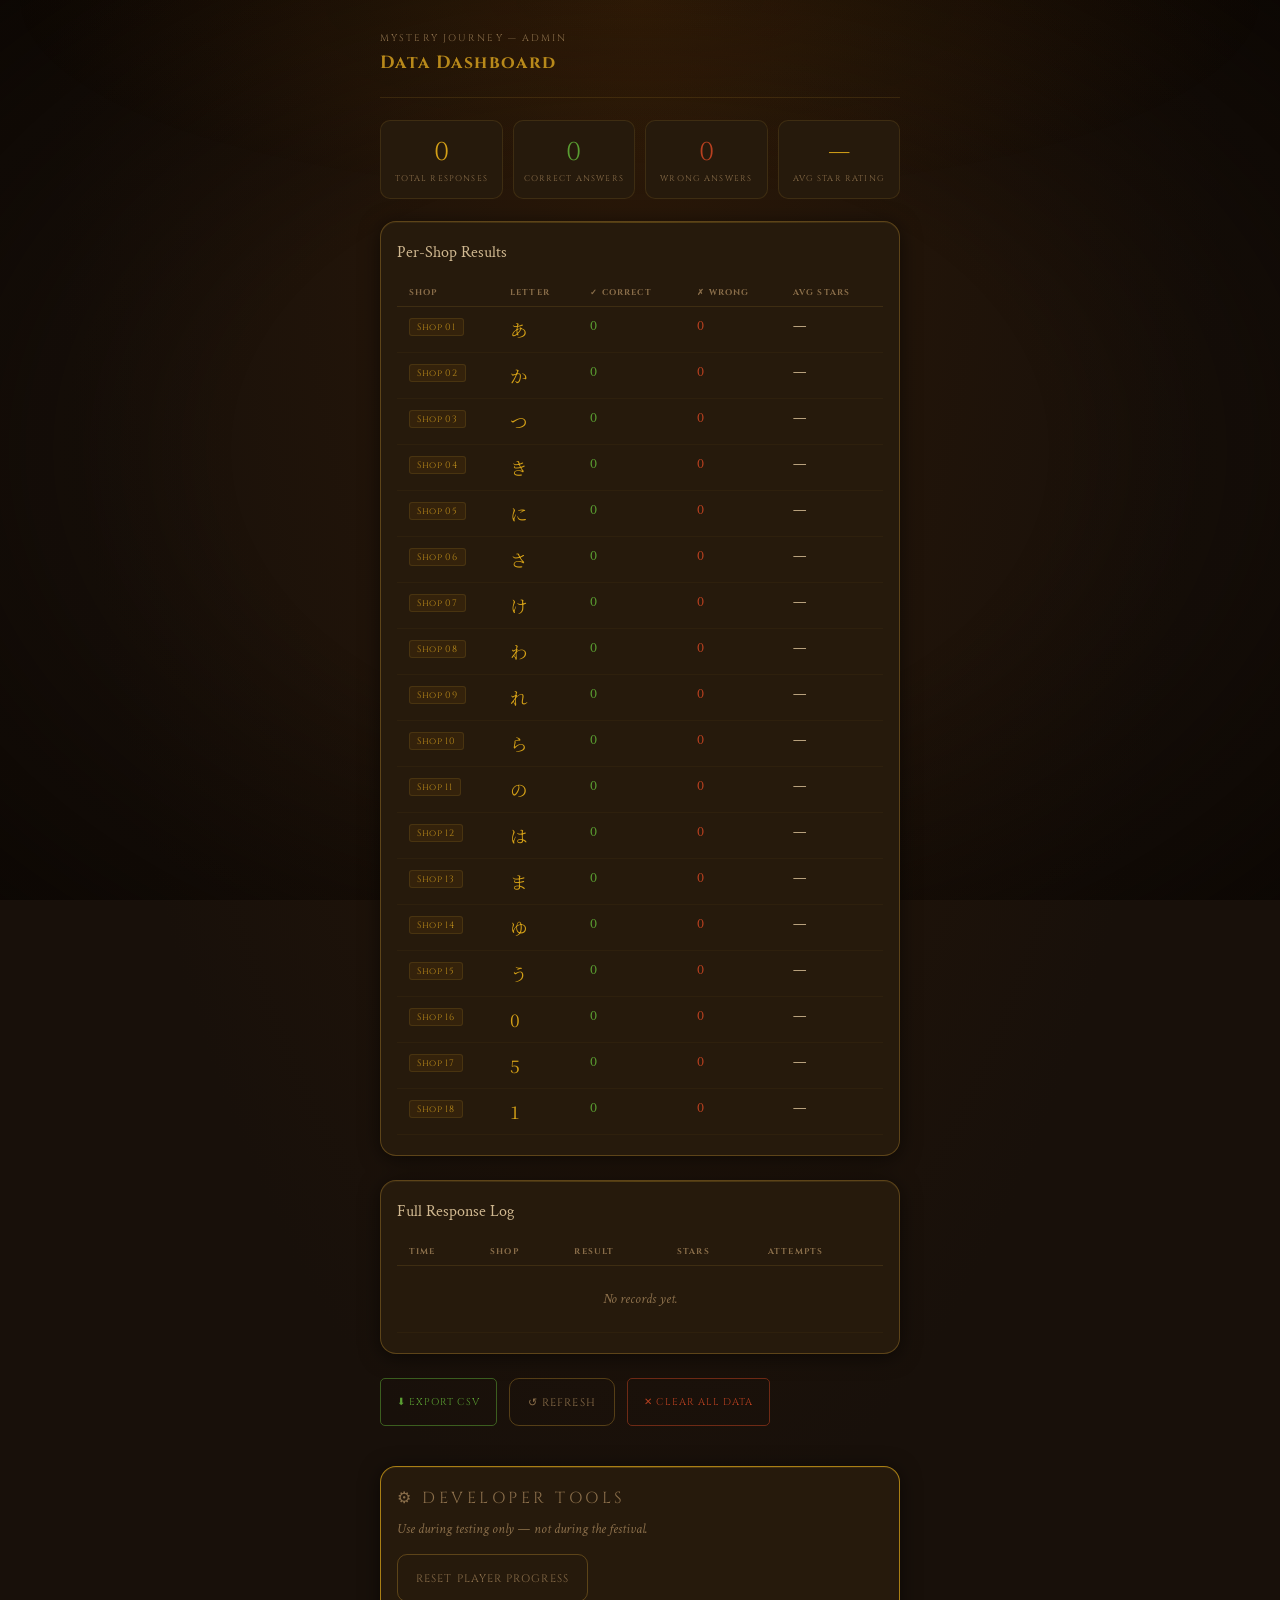
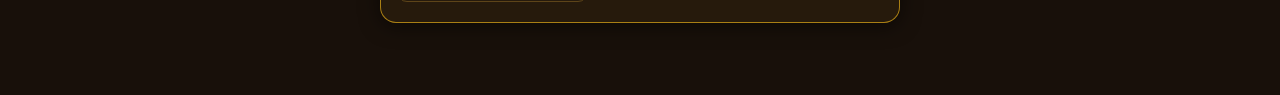
<file: admin.html>
<!DOCTYPE html>
<html lang="en">
<head>
  <meta charset="UTF-8" />
  <meta name="viewport" content="width=device-width, initial-scale=1.0" />
  <title>Admin — Mystery Journey Data</title>
  <link rel="preconnect" href="https://fonts.googleapis.com" />
  <link rel="preconnect" href="https://fonts.gstatic.com" crossorigin />
  <link href="https://fonts.googleapis.com/css2?family=Cinzel:wght@400;600;700&family=Crimson+Text:ital,wght@0,400;0,600;1,400&family=Noto+Serif+JP:wght@400;700&display=swap" rel="stylesheet" />
  <link rel="stylesheet" href="style.css" />
</head>
<body>
  <div class="page-wrapper">
    <div class="container">

      <div class="admin-header">
        <p style="font-family:'Cinzel',serif; font-size:0.6rem; letter-spacing:0.22em; color:var(--text-muted); margin-bottom:6px; text-transform:uppercase;">Mystery Journey — Admin</p>
        <h1 class="admin-title">Data Dashboard</h1>
      </div>

      <div class="admin-stats-grid" id="stats-grid"></div>

      <div class="card" style="margin-bottom:24px;">
        <p class="letters-label" style="margin-bottom:16px;">Per-Shop Results</p>
        <div style="overflow-x:auto;">
          <table class="data-table">
            <thead>
              <tr>
                <th>Shop</th><th>Letter</th><th>✓ Correct</th><th>✗ Wrong</th><th>Avg Stars</th>
              </tr>
            </thead>
            <tbody id="shop-tbody"></tbody>
          </table>
        </div>
      </div>

      <div class="card" style="margin-bottom:24px;">
        <p class="letters-label" style="margin-bottom:16px;">Full Response Log</p>
        <div style="overflow-x:auto;">
          <table class="data-table">
            <thead>
              <tr>
                <th>Time</th><th>Shop</th><th>Result</th><th>Stars</th><th>Attempts</th>
              </tr>
            </thead>
            <tbody id="log-tbody"></tbody>
          </table>
        </div>
      </div>

      <div style="display:flex; gap:12px; flex-wrap:wrap; margin-bottom:40px;">
        <button class="export-btn" onclick="exportData()">⬇ Export CSV</button>
        <button class="btn-secondary" onclick="location.reload()">↺ Refresh</button>
        <button class="btn-danger" onclick="confirmClear()">✕ Clear All Data</button>
      </div>

      <div class="card" style="margin-bottom:24px; border-color:var(--border-bright);">
        <p class="rating-label" style="margin-bottom:8px;">⚙ Developer Tools</p>
        <p style="font-family:'Crimson Text',serif; font-style:italic; font-size:0.9rem; color:var(--text-muted); margin-bottom:14px; line-height:1.6;">
          Use during testing only — not during the festival.
        </p>
        <div style="display:flex; gap:10px; flex-wrap:wrap;">
          <button class="btn-secondary" onclick="resetPlayer()">Reset Player Progress</button>
        </div>
      </div>

    </div>
  </div>

  <script src="db.js"></script>
  <script>
    const SHOP_LETTERS = ["あ","か","つ","き","に","さ","け","わ","れ","ら","の","は","ま","ゆ","う","0","5","1"];

    function renderDashboard() {
      const { total, correct, avgStars, byShop } = QuizDB.getAdminStats();
      const results = QuizDB.getAllResults();

      document.getElementById('stats-grid').innerHTML = `
        <div class="stat-card"><div class="stat-value">${total}</div><div class="stat-label">Total Responses</div></div>
        <div class="stat-card"><div class="stat-value" style="color:var(--correct);">${correct}</div><div class="stat-label">Correct Answers</div></div>
        <div class="stat-card"><div class="stat-value" style="color:var(--wrong);">${total - correct}</div><div class="stat-label">Wrong Answers</div></div>
        <div class="stat-card"><div class="stat-value">${avgStars}</div><div class="stat-label">Avg Star Rating</div></div>
      `;

      const shopTbody = document.getElementById('shop-tbody');
      shopTbody.innerHTML = '';
      for (let i = 1; i <= 18; i++) {
        const data = byShop[i] || { correct: 0, wrong: 0, stars: [] };
        const shopAvg = data.stars.length
          ? (data.stars.reduce((a, b) => a + b, 0) / data.stars.length).toFixed(1)
          : '—';
        const tr = document.createElement('tr');
        tr.innerHTML = `
          <td><span class="shop-tag">Shop ${String(i).padStart(2,'0')}</span></td>
          <td style="color:var(--gold-bright); font-family:'Noto Serif JP',serif; font-size:1.1rem;">${SHOP_LETTERS[i-1]}</td>
          <td style="color:var(--correct);">${data.correct}</td>
          <td style="color:var(--wrong);">${data.wrong}</td>
          <td class="stars-display">${shopAvg !== '—' ? '★'.repeat(Math.round(parseFloat(shopAvg))) + ` (${shopAvg})` : '—'}</td>
        `;
        shopTbody.appendChild(tr);
      }

      const logTbody = document.getElementById('log-tbody');
      logTbody.innerHTML = '';
      if (!results.length) {
        logTbody.innerHTML = `<tr><td colspan="5" style="color:var(--text-muted); text-align:center; padding:24px; font-style:italic;">No records yet.</td></tr>`;
      } else {
        [...results].reverse().forEach(r => {
          const date = new Date(r.timestamp);
          const timeStr = date.toLocaleTimeString([], { hour: '2-digit', minute: '2-digit', second: '2-digit' });
          const dateStr = date.toLocaleDateString([], { month: 'short', day: 'numeric' });
          const stars = r.stars ? '★'.repeat(r.stars) : '—';
          const shopLabel = r.shopId === 0 ? 'OVERALL' : `Shop ${String(r.shopId).padStart(2,'0')}`;
          const tr = document.createElement('tr');
          tr.innerHTML = `
            <td style="white-space:nowrap;">${dateStr}<br><span style="color:var(--text-muted);font-size:0.75rem;">${timeStr}</span></td>
            <td><span class="shop-tag">${shopLabel}</span></td>
            <td style="color:${r.correct ? 'var(--correct)' : 'var(--wrong)'};">${r.correct ? '✓ Correct' : '✗ Wrong'}</td>
            <td class="stars-display">${stars}</td>
            <td>${r.attempts || 1}</td>
          `;
          logTbody.appendChild(tr);
        });
      }
    }

    function exportData() {
      const csv = QuizDB.exportCSV();
      const blob = new Blob([csv], { type: 'text/csv' });
      const url = URL.createObjectURL(blob);
      const a = document.createElement('a');
      a.href = url;
      a.download = `mystery-journey-results-${new Date().toISOString().slice(0,10)}.csv`;
      a.click();
      URL.revokeObjectURL(url);
    }

    function confirmClear() {
      if (confirm('Clear ALL recorded data? This cannot be undone.')) {
        QuizDB.clearAllResults();
        renderDashboard();
      }
    }

    function resetPlayer() {
      if (confirm('Reset all player progress?')) {
        QuizDB.resetPlayerState();
        alert('Player state reset.');
      }
    }

    renderDashboard();
  </script>
</body>
</html>
</file>
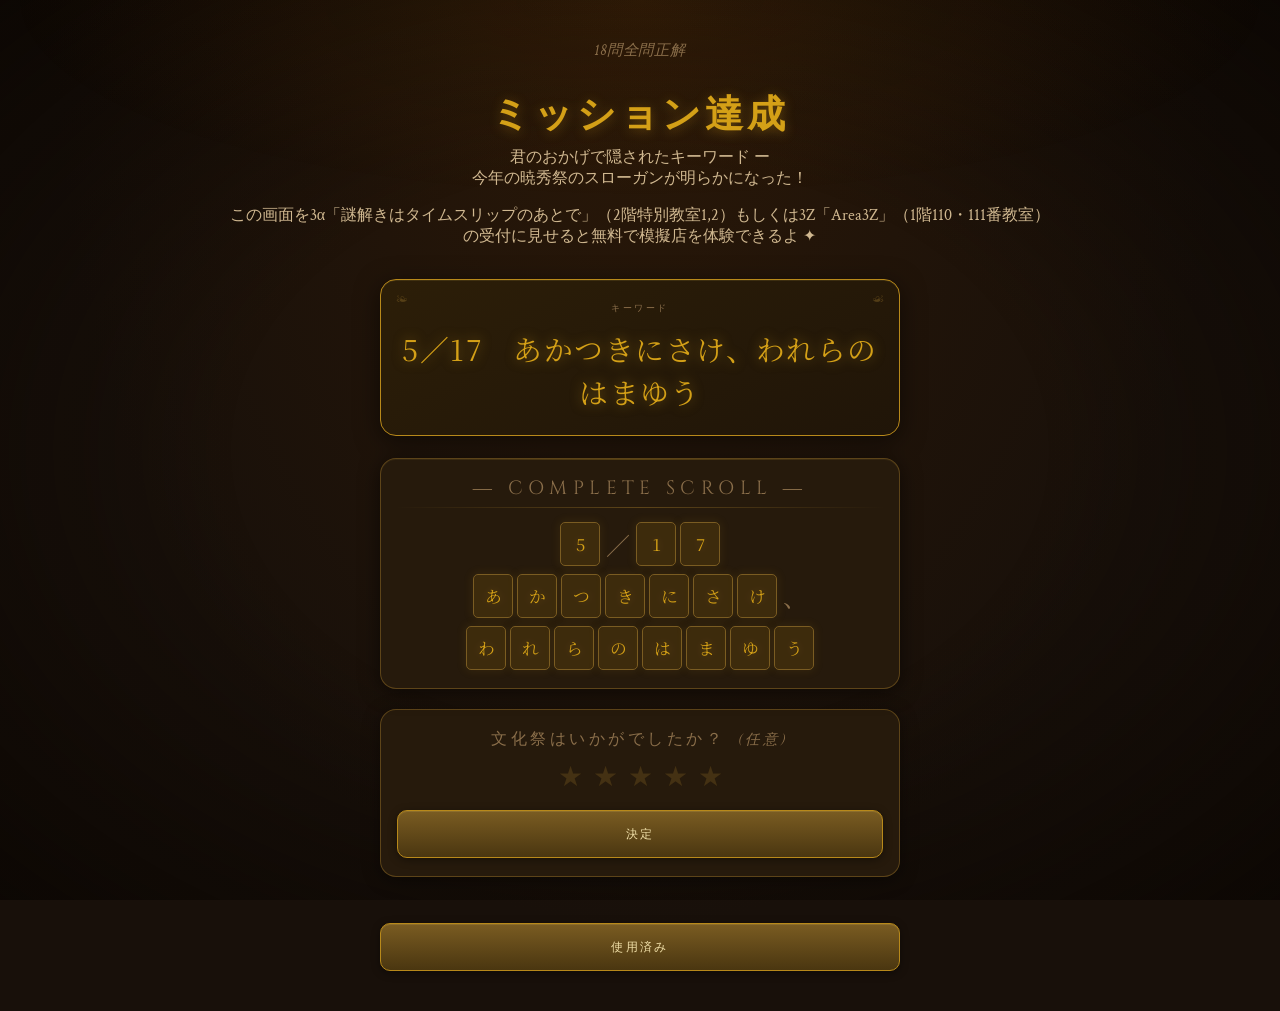
<file: completion.html>
<!DOCTYPE html>
<html lang="en">
<head>
  <meta charset="UTF-8" />
  <meta name="viewport" content="width=device-width, initial-scale=1.0, viewport-fit=cover" />
  <title>Mystery Journey — Quest Complete</title>
  <link rel="preconnect" href="https://fonts.googleapis.com" />
  <link rel="preconnect" href="https://fonts.gstatic.com" crossorigin />
  <link href="https://fonts.googleapis.com/css2?family=Cinzel:wght@400;600;700&family=Crimson+Text:ital,wght@0,400;0,600;1,400&family=Noto+Serif+JP:wght@400;700&display=swap" rel="stylesheet" />
  <link rel="stylesheet" href="style.css" />
</head>
<body>

  <div class="completion-wrapper">

    <p class="completion-subtitle">18問全問正解</p>
    <h1 class="completion-title">ミッション達成</h1>

    <p class="completion-instructions">
      君のおかげで隠されたキーワード ー<br>
      今年の暁秀祭のスローガンが明らかになった！<br>
    </p>
    <p class="completion-instructions" style="margin-top: 1rem; margin-bottom: 2rem;">
      この画面を3α「謎解きはタイムスリップのあとで」（2階特別教室1,2）もしくは3Z「Area3Z」（1階110・111番教室）<br>
      の受付に見せると無料で模擬店を体験できるよ ✦
    </p>

    <!-- Final answer scroll -->
    <div class="final-answer-box" style="max-width:var(--max-width); width:100%;">
      <div class="final-answer-label">キーワード</div>
      <div class="final-answer-text" id="final-answer-text">…</div>
    </div>

    <!-- Keyword box — all letters revealed -->
    <div class="keyword-box" style="max-width:var(--max-width); width:100%; margin-bottom:20px;">
      <div class="keyword-box-title">― Complete Scroll ―</div>
      <div id="letters-container"></div>
    </div>

    <!-- Overall rating -->
    <div class="completion-rating-box">
      <p class="rating-label" style="text-align:center; margin-bottom:10px;">
        文化祭はいかがでしたか？
        <span class="rating-optional">(任意)</span>
      </p>
      <div class="stars-row" style="justify-content:center;">
        <label class="star-label" data-value="1" for="cs1">★</label>
        <input class="star-input" type="radio" id="cs1" name="cstars" value="1" />
        <label class="star-label" data-value="2" for="cs2">★</label>
        <input class="star-input" type="radio" id="cs2" name="cstars" value="2" />
        <label class="star-label" data-value="3" for="cs3">★</label>
        <input class="star-input" type="radio" id="cs3" name="cstars" value="3" />
        <label class="star-label" data-value="4" for="cs4">★</label>
        <input class="star-input" type="radio" id="cs4" name="cstars" value="4" />
        <label class="star-label" data-value="5" for="cs5">★</label>
        <input class="star-input" type="radio" id="cs5" name="cstars" value="5" />
      </div>
      <button class="btn-primary" id="rate-btn" style="margin-top:14px;">決定</button>
      <p id="rating-saved" style="
        display:none;
        text-align:center;
        color:var(--correct);
        font-family:'Crimson Text',serif;
        font-style:italic;
        margin-top:10px;
        font-size:0.95rem;
      ">✦ ありがとございました！ ✦</p>
    </div>
    <!-- Proceed to thank-you — one-way door -->
    <div style="margin-top: 28px; width: 100%; max-width: var(--max-width);">
      <button class="btn-primary" onclick="confirmFinish()" style="max-width: var(--max-width);">
        使用済み
      </button>
    </div>
  </div>

  <script src="db.js"></script>
  <script>
    // ---- Guard -----------------------------------------------
    // If already proceeded to thank-you, block access entirely.   
    const state = QuizDB.getPlayerState();
    if (state.thanked) {
      document.body.innerHTML = `
        <div class="error-wrapper">
          <div class="error-icon">🔒</div>
          <div class="error-title" style="font-family:'Cinzel',serif; color:var(--wrong);">
            既に完了済みです
          </div>
          <div class="error-sub">
            この画面には再度アクセスできません。<br>ご参加ありがとうございました。✦
          </div>
        </div>
      `; 
      // Hard-block navigation too
      history.pushState(null, '', window.location.href);
      window.addEventListener('popstate', () => history.pushState(null, '', window.location.href));
      throw new Error('Access blocked'); // stop rest of script from running
    }
    
    // ---- Letter layout (same as app.js) -------------------
    const QUESTIONS_COMPLETION = [
      { shopId:1,  letter:'あ' }, { shopId:2,  letter:'か' },
      { shopId:3,  letter:'つ' }, { shopId:4,  letter:'き' },
      { shopId:5,  letter:'に' }, { shopId:6,  letter:'さ' },
      { shopId:7,  letter:'け' }, { shopId:8,  letter:'わ' },
      { shopId:9,  letter:'れ' }, { shopId:10, letter:'ら' },
      { shopId:11, letter:'の' }, { shopId:12, letter:'は' },
      { shopId:13, letter:'ま' }, { shopId:14, letter:'ゆ' },
      { shopId:15, letter:'う' }, { shopId:16, letter:'5'  },
      { shopId:17, letter:'1'  }, { shopId:18, letter:'7'  },
    ];

    const LETTER_ROWS = [
      { shopIds: [16, 17, 18], separatorAfter: 16, separator: '／' },
      { shopIds: [1, 2, 3, 4, 5, 6, 7],            trailingChar: '、' },
      { shopIds: [8, 9, 10, 11, 12, 13, 14, 15] },
    ];
      // Final answer: rows in reading order (first row last, etc.)
      // Spell it out: 5／17  あかつきにさけ、われらのはまゆう
      const answerStr = '5／17　あかつきにさけ、われらのはまゆう';
      document.getElementById('final-answer-text').textContent = answerStr;

      // Render keyword box — all unlocked
      renderKeywordBoxComplete();

      // Confetti
      launchConfetti();

      // Star rating
      document.querySelectorAll('.star-label').forEach(label => {
        label.addEventListener('touchstart', (e) => {
          e.preventDefault();
          const val = parseInt(label.dataset.value);
          document.getElementById(label.getAttribute('for')).checked = true;
          highlightStars(val);
        }, { passive: false });
        label.addEventListener('click', () => highlightStars(parseInt(label.dataset.value)));
      });

      document.getElementById('rate-btn').addEventListener('click', () => {
        const checked = document.querySelector('.star-input:checked');
        if (!checked) return;
        const stars = parseInt(checked.value);
        const s2 = QuizDB.getPlayerState();
        s2.completionRating = stars;
        QuizDB.savePlayerState(s2);
        QuizDB.saveResult({ shopId: 0, questionIndex: -1, correct: true, stars, attempts: 1 });
        document.getElementById('rating-saved').style.display = 'block';
        document.getElementById('rate-btn').disabled = true;
      });
    function confirmFinish() {
      const ok = confirm('この画面を閉じます。一度閉じると戻れません。よろしいですか？');
      if (ok) {
    // Set the flag HERE — only on explicit button press
        const s = QuizDB.getPlayerState();
        s.thanked = true;
        QuizDB.savePlayerState(s);
        window.location.replace('thankyou.html');
      }
    }
    function renderKeywordBoxComplete() {
      const container = document.getElementById('letters-container');
      container.innerHTML = '';

      LETTER_ROWS.forEach((rowDef, rowIdx) => {
        const rowEl = document.createElement('div');
        rowEl.className = 'letter-row';

        rowDef.shopIds.forEach((shopId, idx) => {
          const qData = QUESTIONS_COMPLETION.find(q => q.shopId === shopId);

          const tile = document.createElement('div');
          tile.className = 'letter-tile unlocked';
          tile.textContent = qData.letter;
          tile.title = `Shop ${shopId}`;
          // Stagger animation
          tile.style.animationDelay = `${(rowIdx * 8 + idx) * 0.07}s`;
          tile.classList.add('just-revealed');
          rowEl.appendChild(tile);

          if (rowDef.separatorAfter && shopId === rowDef.separatorAfter) {
            const sep = document.createElement('span');
            sep.className = 'row-separator';
            sep.textContent = rowDef.separator;
            rowEl.appendChild(sep);
          }
        });

        if (rowDef.trailingChar) {
          const trail = document.createElement('span');
          trail.className = 'row-trailing';
          trail.textContent = rowDef.trailingChar;
          rowEl.appendChild(trail);
        }

        container.appendChild(rowEl);
      });
    }

    function highlightStars(upTo) {
      document.querySelectorAll('.star-label').forEach(label => {
        label.classList.toggle('lit', parseInt(label.dataset.value) <= upTo);
      });
    }

    // Warm gold confetti
    function launchConfetti() {
      const colors = ['#d4a017','#b8891a','#f0dfa8','#7a5c22','#e8c87a','#fffbe6'];
      for (let i = 0; i < 65; i++) {
        const p = document.createElement('div');
        p.className = 'confetti-particle';
        p.style.left              = Math.random() * 100 + 'vw';
        p.style.top               = '-12px';
        p.style.background        = colors[Math.floor(Math.random() * colors.length)];
        p.style.animationDuration = (2.5 + Math.random() * 3) + 's';
        p.style.animationDelay    = (Math.random() * 2.2) + 's';
        p.style.width             = (5 + Math.random() * 7) + 'px';
        p.style.height            = (5 + Math.random() * 7) + 'px';
        document.body.appendChild(p);
        p.addEventListener('animationend', () => p.remove());
      }
    }

    // Block back navigation
    history.pushState(null, '', window.location.href);
    window.addEventListener('popstate', () => {
      history.pushState(null, '', window.location.href);
    });
  </script>
</body>
</html>
</file>
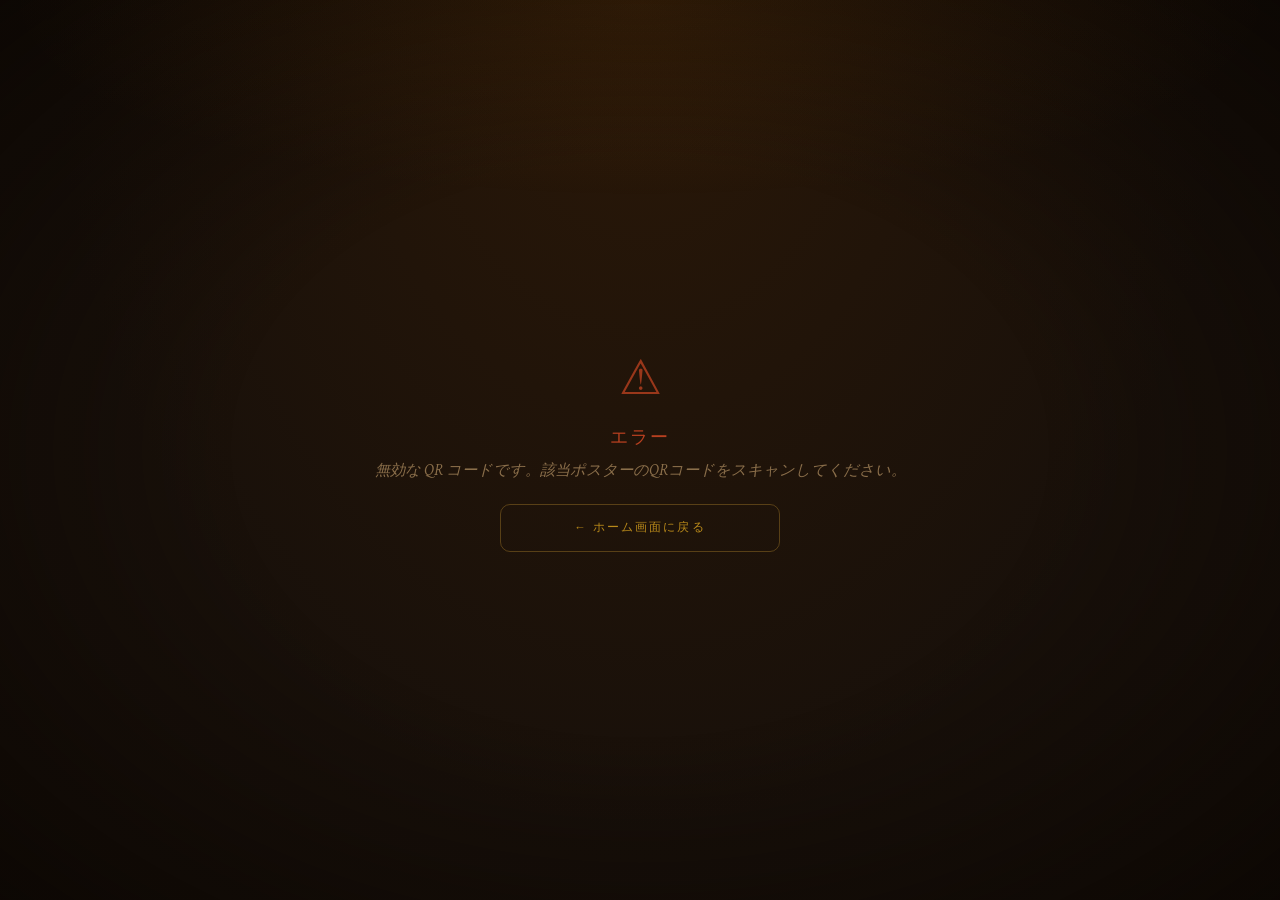
<file: quiz.html>
<!DOCTYPE html>
<html lang="en">
<head>
  <meta charset="UTF-8" />
  <meta name="viewport" content="width=device-width, initial-scale=1.0, viewport-fit=cover" />
  <title>Mystery Journey</title>
  <link rel="preconnect" href="https://fonts.googleapis.com" />
  <link rel="preconnect" href="https://fonts.gstatic.com" crossorigin />
  <link href="https://fonts.googleapis.com/css2?family=Cinzel:wght@400;600;700&family=Crimson+Text:ital,wght@0,400;0,600;1,400&family=Noto+Serif+JP:wght@400;700&display=swap" rel="stylesheet" />
  <link rel="stylesheet" href="style.css" />
</head>
<body>

  <div class="page-wrapper">
    <div class="container">

      <!-- Header -->
      <div class="app-header">
        <span class="app-logo">ミステリージャーニー</span>
        <span class="question-counter" id="question-num">0 / 18</span>
      </div>

      <!-- Progress bar -->
      <div class="progress-track">
        <div class="progress-fill" id="progress-fill" style="width: 0%;"></div>
      </div>

      <!-- Shop badge -->
      <div class="shop-badge">
        <span class="dot"></span>
        <span id="shop-badge-text">Question ??</span>
      </div>

      <!-- Question card -->
      <div class="card fade-in-up">

        <p class="question-label">― Question ―</p>
        <p class="question-text" id="question-text">Loading…</p>

        <!-- Choices — built by app.js -->
        <ul class="choices-list" id="choices-list"></ul>

        <!-- 1. Star rating BEFORE the confirm button -->
        <div class="rating-section" id="rating-section">
          <p class="rating-label">模擬店の満足度調査<span class="rating-optional">(任意)</span></p>
          <div class="stars-row">
            <label class="star-label" data-value="1" for="star1">★</label>
            <input class="star-input" type="radio" id="star1" name="stars" value="1" />
            <label class="star-label" data-value="2" for="star2">★</label>
            <input class="star-input" type="radio" id="star2" name="stars" value="2" />
            <label class="star-label" data-value="3" for="star3">★</label>
            <input class="star-input" type="radio" id="star3" name="stars" value="3" />
            <label class="star-label" data-value="4" for="star4">★</label>
            <input class="star-input" type="radio" id="star4" name="stars" value="4" />
            <label class="star-label" data-value="5" for="star5">★</label>
            <input class="star-input" type="radio" id="star5" name="stars" value="5" />
          </div>
        </div>

        <!-- 2. Confirm Answer button -->
        <button class="btn-primary" id="submit-btn" disabled style="margin-top: 6px;">
          決定
        </button>

        <!-- Result panel — shown after answer -->
        <div class="result-panel" id="result-panel"></div>

        <!-- Countdown bar — shown after answer -->
        <div id="countdown-wrap" style="display:none; margin-top:14px;">
          <p style="
            font-family:'Crimson Text',serif;
            font-style:italic;
            font-size:0.88rem;
            color:var(--text-muted);
            text-align:center;
            margin-bottom:6px;
          ">ホーム画面に戻るまで<span id="countdown-num">5</span>s…</p>
          <div style="
            width:100%;
            height:4px;
            background:rgba(90,60,18,0.35);
            border-radius:2px;
            overflow:hidden;
            border:1px solid var(--border-dim);
          ">
            <div id="countdown-bar" style="
              height:100%;
              width:100%;
              background:linear-gradient(90deg, var(--gold-dim), var(--gold-bright));
              border-radius:2px;
              transition:width 1s linear;
            "></div>
          </div>
          <!-- Manual early-return button -->
          <button class="btn-home" onclick="goHome()" style="margin-top:10px;">
            ← ホーム画面に戻る
          </button>
        </div>

      </div><!-- /card -->

      <div class="spacer"></div>

    </div>
  </div>

  <script src="db.js"></script>
  <script src="app.js"></script>
</body>
</html>
</file>
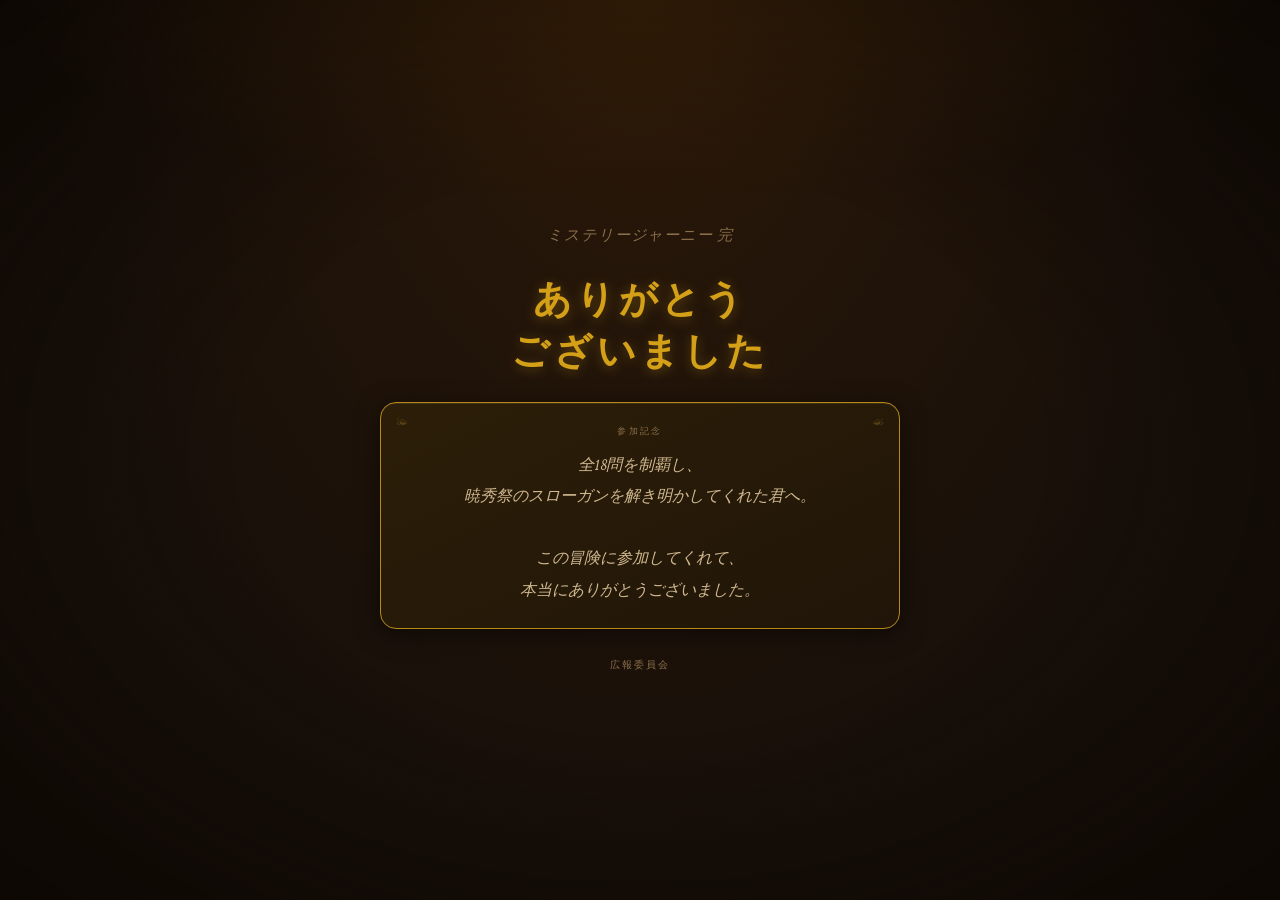
<file: thankyou.html>
<!DOCTYPE html>
<html lang="en">
<head>
  <meta charset="UTF-8" />
  <meta name="viewport" content="width=device-width, initial-scale=1.0, viewport-fit=cover" />
  <title>Mystery Journey — ありがとうございました</title>
  <link rel="preconnect" href="https://fonts.googleapis.com" />
  <link rel="preconnect" href="https://fonts.gstatic.com" crossorigin />
  <link href="https://fonts.googleapis.com/css2?family=Cinzel:wght@400;600;700&family=Crimson+Text:ital,wght@0,400;0,600;1,400&family=Noto+Serif+JP:wght@400;700&display=swap" rel="stylesheet" />
  <link rel="stylesheet" href="style.css" />
</head>
<body>

  <div class="completion-wrapper">

    <p class="completion-subtitle">ミステリージャーニー 完</p>
    <h1 class="completion-title" style="margin-bottom: 24px;">ありがとう<br>ございました</h1>

    <div class="final-answer-box" style="max-width: var(--max-width); width: 100%; margin-bottom: 28px;">
      <div class="final-answer-label">参加記念</div>
      <p style=" font-family: 'Crimson Text', serif; font-size: 1rem; color: var(--text-main);
        line-height: 1.95; font-style: italic; text-align: center; ">
        全18問を制覇し、<br>
        暁秀祭のスローガンを解き明かしてくれた君へ。<br><br>
        この冒険に参加してくれて、<br>
        本当にありがとうございました。
      </p>
    </div>

    <p style="
      font-family: 'Cinzel', serif;
      font-size: 0.6rem;
      letter-spacing: 0.22em;
      text-transform: uppercase;
      color: var(--text-muted);
      text-align: center;
      line-height: 1.9;
    ">
      広報委員会
    </p>

  </div>

  <script src="db.js"></script>
  <script>
    // Block all back navigation from this screen.
    history.pushState(null, '', window.location.href);
    window.addEventListener('popstate', () => {
      history.pushState(null, '', window.location.href);
    });
  </script>
</body>
</html>
</file>
<file: style.css>
/* ============================================================
   MYSTERY JOURNEY — MOBILE-FIRST PARCHMENT THEME
   style.css
   ============================================================
   TABLE OF CONTENTS:
   1.  CSS Variables & Root
   2.  Reset & Base (mobile-first)
   3.  Background & Texture
   4.  Typography
   5.  Layout & Containers
   6.  Header & Progress Bar
   7.  Shop Badge
   8.  Question Card
   9.  Answer Choices
   10. Star Rating
   11. Buttons (Submit / Retry)
   12. Result Panel
   13. Keyword Box (Letter Reveal)
   14. QR Scanner Area
   14b. INFO BUTTONS & MODAL
   15. Completion Screen
   16. Entry / Scan Screen
   17. Error Screen
   18. Admin Panel
   19. Animations
   20. Tablet & larger breakpoints
   ============================================================ */


/* ============================================================
   1. CSS VARIABLES & ROOT
   ============================================================ */
:root {
  /* Parchment tones */
  --bg-deep:          #18100a;
  --bg-card:          #261a0c;
  --bg-card-alt:      #2f2010;

  /* Gold palette */
  --gold-bright:      #d4a017;
  --gold-mid:         #b8891a;
  --gold-dim:         #7a5c22;
  --gold-glow:        rgba(212, 160, 23, 0.28);

  /* Text */
  --text-bright:      #f0e0c0;
  --text-main:        #d0b890;
  --text-muted:       #8a6e4a;

  /* Borders */
  --border-dim:       rgba(160, 120, 40, 0.20);
  --border-mid:       rgba(160, 120, 40, 0.45);
  --border-bright:    rgba(212, 160, 23, 0.75);

  /* States */
  --correct:          #5a9e32;
  --correct-bg:       rgba(70, 120, 36, 0.18);
  --correct-border:   rgba(90, 158, 50, 0.55);
  --wrong:            #b84020;
  --wrong-bg:         rgba(150, 55, 20, 0.18);
  --wrong-border:     rgba(180, 64, 32, 0.55);

  /* Sizing — mobile-optimised touch targets */
  --radius-sm:        5px;
  --radius-md:        10px;
  --radius-lg:        16px;
  --tap-min:          48px;   /* minimum touch target height */
  --page-pad:         16px;   /* horizontal page padding */
  --max-width:        520px;  /* max card width */
}


/* ============================================================
   2. RESET & BASE
   ============================================================ */
*, *::before, *::after {
  box-sizing: border-box;
  margin: 0;
  padding: 0;
  -webkit-tap-highlight-color: transparent;
}

html {
  /* Prevent font size inflation on orientation change */
  -webkit-text-size-adjust: 100%;
  text-size-adjust: 100%;
  font-size: 16px;
  scroll-behavior: smooth;
}

body {
  background-color: var(--bg-deep);
  background-image: radial-gradient(ellipse at 50% 0%, #2a1808 0%, #18100a 65%);
  color: var(--text-main);
  font-family: 'Crimson Text', Georgia, serif;
  min-height: 100dvh;          /* dvh = dynamic viewport height (mobile safe) */
  overflow-x: hidden;
  position: relative;
  /* Prevent iOS bounce scroll on body */
  overscroll-behavior: none;
}

ul { list-style: none; }

a {
  color: var(--gold-bright);
  text-decoration: none;
}


/* ============================================================
   3. BACKGROUND & TEXTURE
   ============================================================ */

/* Vignette */
body::before {
  content: '';
  position: fixed;
  inset: 0;
  background: radial-gradient(ellipse at center, transparent 45%, rgba(8, 4, 1, 0.70) 100%);
  pointer-events: none;
  z-index: 0;
}

/* Warm glow top */
body::after {
  content: '';
  position: fixed;
  top: 0; left: 0; right: 0;
  height: 200px;
  background: radial-gradient(ellipse at 50% 0%, rgba(190, 110, 16, 0.09) 0%, transparent 70%);
  pointer-events: none;
  z-index: 0;
}


/* ============================================================
   4. TYPOGRAPHY
   ============================================================ */

/* Loaded in HTML: Cinzel (display), Crimson Text (body), Noto Serif JP (JP chars) */

h1, h2, h3 {
  font-family: 'Cinzel', 'Times New Roman', serif;
  color: var(--text-bright);
  letter-spacing: 0.05em;
}

.gold-text    { color: var(--gold-bright); }
.correct-text { color: var(--correct); }
.wrong-text   { color: var(--wrong); }

.section-label {
  font-family: 'Cinzel', serif;
  font-size: 0.6rem;
  letter-spacing: 0.28em;
  text-transform: uppercase;
  color: var(--text-muted);
}


/* ============================================================
   5. LAYOUT & CONTAINERS
   ============================================================ */
.page-wrapper {
  position: relative;
  z-index: 2;
  min-height: 100dvh;
  display: flex;
  flex-direction: column;
  align-items: center;
  /* Extra bottom padding so content clears home-bar on iOS */
  padding: 12px var(--page-pad) calc(env(safe-area-inset-bottom) + 32px);
}

.container {
  width: 100%;
  max-width: var(--max-width);
}

/* Card */
.card {
  background: var(--bg-card);
  border: 1px solid var(--border-mid);
  border-radius: var(--radius-lg);
  padding: 20px 16px;
  position: relative;
  overflow: hidden;
  box-shadow: inset 0 1px 0 rgba(255,220,100,0.06), 0 3px 20px rgba(0,0,0,0.55);
}

/* Subtle top shimmer */
.card::before {
  content: '';
  position: absolute;
  top: 0; left: 10px; right: 10px;
  height: 1px;
  background: linear-gradient(90deg, transparent, rgba(212,160,23,0.22), transparent);
  pointer-events: none;
}

.card-correct-state {
  border-color: var(--correct-border);
  box-shadow: 0 0 0 1px var(--correct-border), 0 3px 20px rgba(0,0,0,0.55);
}

.card-wrong-state {
  border-color: var(--wrong-border);
  box-shadow: 0 0 0 1px var(--wrong-border), 0 3px 20px rgba(0,0,0,0.55);
}

.spacer    { height: 14px; }
.spacer-sm { height: 8px; }


/* ============================================================
   6. HEADER & PROGRESS BAR
   ============================================================ */
.app-header {
  width: 100%;
  display: flex;
  align-items: center;
  justify-content: space-between;
  padding: 10px 0 14px;
}

.app-logo {
  font-family: 'Cinzel', serif;
  font-size: 0.65rem;
  letter-spacing: 0.18em;
  color: var(--text-muted);
  text-transform: uppercase;
}

.question-counter {
  font-family: 'Cinzel', serif;
  font-size: 0.7rem;
  color: var(--gold-mid);
  letter-spacing: 0.08em;
}

/* Progress track */
.progress-track {
  width: 100%;
  height: 5px;
  background: rgba(80, 55, 18, 0.45);
  border-radius: 3px;
  border: 1px solid var(--border-dim);
  margin-bottom: 16px;
  overflow: hidden;
}

/* Width set via JS: style="width: X%" */
.progress-fill {
  height: 100%;
  background: linear-gradient(90deg, var(--gold-dim), var(--gold-bright));
  border-radius: 3px;
  transition: width 0.5s cubic-bezier(0.4, 0, 0.2, 1);
}


/* ============================================================
   7. SHOP BADGE
   ============================================================ */
.shop-badge {
  display: inline-flex;
  align-items: center;
  gap: 8px;
  background: rgba(100, 68, 18, 0.22);
  border: 1px solid var(--border-mid);
  border-radius: 100px;
  padding: 5px 14px;
  font-family: 'Cinzel', serif;
  font-size: 0.65rem;
  letter-spacing: 0.18em;
  color: var(--gold-mid);
  margin-bottom: 14px;
}

.shop-badge .dot {
  width: 5px;
  height: 5px;
  border-radius: 50%;
  background: var(--gold-bright);
  flex-shrink: 0;
  animation: flicker 2.5s ease-in-out infinite;
}


/* ============================================================
   8. QUESTION CARD
   ============================================================ */
.question-label {
  font-family: 'Cinzel', serif;
  font-size: 0.8rem;
  letter-spacing: 0.28em;
  color: var(--text-muted);
  text-transform: uppercase;
  margin-bottom: 10px;
}

.question-label::after {
  content: '';
  display: block;
  height: 1px;
  background: linear-gradient(90deg, var(--border-mid), transparent);
  margin-top: 5px;
}

.question-text {
  font-family: 'Crimson Text', Georgia, serif;
  /* Slightly larger on mobile for readability */
  font-size: 1.1rem;
  line-height: 1.75;
  color: var(--text-bright);
  margin-bottom: 20px;
}


/* ============================================================
   9. ANSWER CHOICES
   ============================================================ */
.choices-list {
  display: flex;
  flex-direction: column;
  gap: 9px;
  margin-bottom: 18px;
}

.choice-btn {
  width: 100%;
  min-height: var(--tap-min);
  display: flex;
  align-items: center;
  gap: 12px;
  background: rgba(50, 34, 12, 0.55);
  border: 1px solid var(--border-dim);
  border-radius: var(--radius-md);
  padding: 12px 14px;
  cursor: pointer;
  color: var(--text-main);
  font-family: 'Crimson Text', Georgia, serif;
  font-size: 1rem;
  text-align: left;
  transition: background 0.18s, border-color 0.18s;
  /* Prevent text selection on double-tap */
  user-select: none;
  -webkit-user-select: none;
}

.choice-btn:active:not(:disabled) {
  background: rgba(90, 62, 18, 0.50);
  border-color: var(--gold-dim);
}

/* Letter label A/B/C/D */
.choice-key {
  font-family: 'Cinzel', serif;
  font-size: 0.62rem;
  letter-spacing: 0.06em;
  color: var(--gold-dim);
  border: 1px solid var(--border-dim);
  border-radius: 3px;
  min-width: 26px;
  height: 26px;
  display: flex;
  align-items: center;
  justify-content: center;
  flex-shrink: 0;
  transition: background 0.18s, border-color 0.18s, color 0.18s;
}

/* Selected */
.choice-btn.selected {
  border-color: var(--gold-mid);
  background: rgba(110, 76, 20, 0.38);
}

.choice-btn.selected .choice-key {
  background: var(--gold-mid);
  color: #1a0e04;
  border-color: var(--gold-mid);
}

/* Correct */
.choice-btn.correct {
  border-color: var(--correct-border);
  background: var(--correct-bg);
  color: #8acc60;
}

.choice-btn.correct .choice-key {
  background: var(--correct);
  color: #0e1a08;
  border-color: var(--correct);
}

/* Wrong */
.choice-btn.wrong {
  border-color: var(--wrong-border);
  background: var(--wrong-bg);
  color: #cc7050;
}

.choice-btn.wrong .choice-key {
  background: var(--wrong);
  color: #1a0806;
  border-color: var(--wrong);
}

.choice-btn:disabled {
  cursor: default;
  opacity: 0.62;
}


/* ============================================================
   10. STAR RATING
   ============================================================ */
.rating-section {
  margin-top: 18px;
  padding-top: 16px;
  border-top: 1px solid var(--border-dim);
}

.rating-label {
  font-family: 'Cinzel', serif;
  font-size: 1rem;
  letter-spacing: 0.22em;
  color: var(--text-muted);
  text-transform: uppercase;
  margin-bottom: 10px;
}

.stars-row {
  display: flex;
  gap: 6px;
  align-items: center;
}

/* Stars — large enough to tap easily */
.star-label {
  font-size: 1.75rem;
  cursor: pointer;
  color: rgba(160, 120, 40, 0.25);
  transition: color 0.15s, transform 0.1s;
  user-select: none;
  -webkit-user-select: none;
  line-height: 1;
  /* Expand tap area */
  padding: 4px 2px;
}

.star-label:active,
.star-label.lit {
  color: var(--gold-bright);
  filter: drop-shadow(0 0 4px rgba(212,160,23,0.55));
}

.star-input { display: none; }

.rating-optional {
  font-size: 0.9rem;
  color: var(--text-muted);
  font-style: italic;
  margin-left: 4px;
}


/* ============================================================
   11. BUTTONS — Submit / Retry / Primary / Secondary
   ============================================================ */

/* Primary — gold wood */
.btn-primary {
  width: 100%;
  min-height: var(--tap-min);
  padding: 13px 16px;
  background: linear-gradient(180deg, #7a5c22 0%, #4a3610 100%);
  border: 1px solid var(--gold-mid);
  border-radius: var(--radius-md);
  color: #f0dfa8;
  font-family: 'Cinzel', serif;
  font-size: 0.75rem;
  letter-spacing: 0.2em;
  text-transform: uppercase;
  cursor: pointer;
  box-shadow: inset 0 1px 0 rgba(255,220,100,0.14), 0 2px 8px rgba(0,0,0,0.4);
  transition: background 0.18s, border-color 0.18s;
  /* Prevent double-tap zoom */
  touch-action: manipulation;
}

.btn-primary:active:not(:disabled) {
  background: linear-gradient(180deg, #5a4018 0%, #3a2810 100%);
  transform: translateY(1px);
}

.btn-primary:disabled {
  opacity: 0.38;
  cursor: default;
}

/* Secondary */
.btn-secondary {
  min-height: var(--tap-min);
  padding: 10px 18px;
  background: transparent;
  border: 1px solid var(--border-mid);
  border-radius: var(--radius-md);
  color: var(--text-muted);
  font-family: 'Cinzel', serif;
  font-size: 0.68rem;
  letter-spacing: 0.1em;
  text-transform: uppercase;
  cursor: pointer;
  touch-action: manipulation;
  transition: border-color 0.18s, color 0.18s;
}

.btn-secondary:active {
  border-color: var(--gold-mid);
  color: var(--gold-mid);
}

/* Retry — burnt sienna */
.btn-retry {
  width: 100%;
  min-height: var(--tap-min);
  padding: 13px 16px;
  background: linear-gradient(180deg, #5a2810 0%, #3a1808 100%);
  border: 1px solid var(--wrong-border);
  border-radius: var(--radius-md);
  color: #cc7050;
  font-family: 'Cinzel', serif;
  font-size: 0.75rem;
  letter-spacing: 0.2em;
  text-transform: uppercase;
  cursor: pointer;
  box-shadow: inset 0 1px 0 rgba(255,140,80,0.10), 0 2px 8px rgba(0,0,0,0.4);
  touch-action: manipulation;
  transition: background 0.18s;
}

.btn-retry:active {
  background: linear-gradient(180deg, #6a3820 0%, #4a2818 100%);
}

/* Back to home button */
.btn-home {
  width: 100%;
  min-height: var(--tap-min);
  padding: 13px 16px;
  background: transparent;
  border: 1px solid var(--border-mid);
  border-radius: var(--radius-md);
  color: var(--gold-mid);
  font-family: 'Cinzel', serif;
  font-size: 0.72rem;
  letter-spacing: 0.18em;
  text-transform: uppercase;
  cursor: pointer;
  touch-action: manipulation;
  transition: border-color 0.18s, color 0.18s;
}

.btn-home:active {
  border-color: var(--gold-bright);
  color: var(--gold-bright);
}


/* ============================================================
   12. RESULT PANEL
   ============================================================ */
.result-panel {
  display: none;
  border-radius: var(--radius-md);
  padding: 16px 18px;
  margin-bottom: 14px;
  text-align: center;
  position: relative;
}

.result-panel.visible { display: block; }

.result-panel::before {
  content: '— ✦ —';
  position: absolute;
  top: -8px;
  left: 50%;
  transform: translateX(-50%);
  background: var(--bg-card);
  padding: 0 10px;
  color: var(--gold-dim);
  font-size: 0.6rem;
  letter-spacing: 0.18em;
  white-space: nowrap;
}

.result-panel.correct-panel {
  background: var(--correct-bg);
  border: 1px solid var(--correct-border);
}

.result-panel.wrong-panel {
  background: var(--wrong-bg);
  border: 1px solid var(--wrong-border);
}

.result-icon {
  font-size: 1.6rem;
  margin-bottom: 4px;
  line-height: 1;
}

.result-title {
  font-family: 'Cinzel', serif;
  font-size: 0.85rem;
  letter-spacing: 0.12em;
  text-transform: uppercase;
  margin-bottom: 5px;
}

.result-subtitle {
  font-family: 'Crimson Text', serif;
  font-size: 0.95rem;
  color: var(--text-muted);
  font-style: italic;
  line-height: 1.55;
}

/* Revealed letter in result panel */
.revealed-letter-spotlight {
  margin-top: 10px;
  font-family: 'Cinzel', serif;
  font-size: 0.58rem;
  letter-spacing: 0.22em;
  color: var(--text-muted);
  text-transform: uppercase;
}

.revealed-letter-char {
  display: inline-block;
  font-size: 2.4rem;
  color: var(--gold-bright);
  filter: drop-shadow(0 0 8px rgba(212,160,23,0.6));
  margin-top: 4px;
  font-family: 'Noto Serif JP', serif;
  animation: letter-reveal 0.6s cubic-bezier(0.34, 1.56, 0.64, 1) forwards;
}

/* Next shop hint */
.next-hint {
  display: none;
  margin-top: 14px;
  text-align: center;
  font-family: 'Crimson Text', serif;
  font-style: italic;
  font-size: 0.95rem;
  color: var(--text-muted);
  line-height: 1.75;
}

.next-hint .gold-text { color: var(--gold-bright); }


/* ============================================================
   13. KEYWORD BOX — Letter Reveal
   ============================================================ */

/* Outer card wrapper */
.keyword-box {
  background: var(--bg-card);
  border: 1px solid var(--border-mid);
  border-radius: var(--radius-lg);
  padding: 16px 14px 18px;
  position: relative;
  overflow: hidden;
  box-shadow: inset 0 1px 0 rgba(255,220,100,0.06), 0 3px 20px rgba(0,0,0,0.55);
}

.keyword-box::before {
  content: '';
  position: absolute;
  top: 0; left: 10px; right: 10px;
  height: 1px;
  background: linear-gradient(90deg, transparent, rgba(212,160,23,0.22), transparent);
  pointer-events: none;
}

.keyword-box-title {
  font-family: 'Cinzel', serif;
  font-size: 1.2rem;
  letter-spacing: 0.28em;
  color: var(--text-muted);
  text-transform: uppercase;
  margin-bottom: 14px;
  text-align: center;
}

.keyword-box-title::after {
  content: '';
  display: block;
  height: 1px;
  background: linear-gradient(90deg, transparent, var(--border-mid), transparent);
  margin-top: 6px;
}

/* Container for all rows */
#letters-container {
  display: flex;
  flex-direction: column;
  align-items: center;
  gap: 8px;
}

/* Each row of letters */
.letter-row {
  display: flex;
  align-items: center;
  justify-content: center;
  gap: 4px;
  flex-wrap: nowrap;
}

/* Individual tile */
.letter-tile {
  width: 36px;
  height: 40px;
  border-radius: var(--radius-sm);
  display: flex;
  align-items: center;
  justify-content: center;
  font-family: 'Noto Serif JP', serif;
  font-size: 1rem;
  position: relative;
  flex-shrink: 0;
}

/* Locked — shows ? */
.letter-tile.locked {
  background: rgba(35, 22, 6, 0.75);
  border: 1px solid var(--border-dim);
}

.letter-tile.locked::after {
  content: '?';
  position: absolute;
  color: var(--text-muted);
  font-size: 0.78rem;
  font-family: 'Cinzel', serif;
  opacity: 0.45;
}

/* Unlocked — gold reveal */
.letter-tile.unlocked {
  background: rgba(110, 78, 18, 0.22);
  border: 1px solid var(--gold-dim);
  color: var(--gold-bright);
  filter: drop-shadow(0 0 4px rgba(212,160,23,0.28));
}

/* The "just-revealed" pop animation applied once */
.letter-tile.just-revealed {
  animation: tile-unlock 0.55s cubic-bezier(0.34, 1.56, 0.64, 1) forwards;
}

/* Row separator characters (／、) */
.row-separator {
  font-family: 'Noto Serif JP', serif;
  font-size: 1.5rem;
  color: var(--text-muted);
  padding: 0 2px;
  flex-shrink: 0;
}

/* Trailing char (、) after row */
.row-trailing {
  font-family: 'Noto Serif JP', serif;
  font-size: 1.5rem;
  color: var(--text-muted);
  padding-left: 2px;
  flex-shrink: 0;
}


/* ============================================================
   14. QR SCANNER AREA (on index.html)
   ============================================================ */

/* The scanner replaces the ? placeholder */
.scanner-wrapper {
  width: 100%;
  max-width: 280px;
  margin: 0 auto 20px;
  position: relative;
  border-radius: var(--radius-lg);
  overflow: hidden;
  border: 2px solid var(--border-mid);
  box-shadow: 0 0 20px rgba(0,0,0,0.6);
  aspect-ratio: 1 / 1;
  background: #000;
}

/* The <video> element from jsQR */
#qr-video {
  width: 100%;
  height: 100%;
  object-fit: cover;
  display: block;
}

/* Corner brackets overlay — ornamental scanning frame */
.scanner-corners {
  position: absolute;
  inset: 0;
  pointer-events: none;
}

.scanner-corners::before,
.scanner-corners::after {
  content: '';
  position: absolute;
  width: 28px;
  height: 28px;
  border-color: var(--gold-bright);
  border-style: solid;
}

.scanner-corners::before {
  top: 10px; left: 10px;
  border-width: 3px 0 0 3px;
  border-radius: 4px 0 0 0;
}

.scanner-corners::after {
  bottom: 10px; right: 10px;
  border-width: 0 3px 3px 0;
  border-radius: 0 0 4px 0;
}

/* Extra two corners via a child span */
.scanner-corner-extra::before,
.scanner-corner-extra::after {
  content: '';
  position: absolute;
  width: 28px;
  height: 28px;
  border-color: var(--gold-bright);
  border-style: solid;
}

.scanner-corner-extra::before {
  top: 10px; right: 10px;
  border-width: 3px 3px 0 0;
  border-radius: 0 4px 0 0;
}

.scanner-corner-extra::after {
  bottom: 10px; left: 10px;
  border-width: 0 0 3px 3px;
  border-radius: 0 0 0 4px;
}

/* Scan sweep line animation */
.scanner-sweep {
  position: absolute;
  left: 6%; right: 6%;
  height: 2px;
  background: linear-gradient(90deg, transparent, var(--gold-bright), transparent);
  opacity: 0.7;
  animation: scan-sweep 2s linear infinite;
  pointer-events: none;
}

.scanner-status {
  font-family: 'Crimson Text', serif;
  font-size: 1.2rem;
  font-style: italic;
  color: var(--text-muted);
  text-align: center;
  margin-top: 8px;
  margin-bottom: 14px;
  min-height: 1.4em;
}

/* Manual shop entry fallback */
.manual-entry {
  display: flex;
  gap: 8px;
  align-items: center;
  margin-top: 14px;
}

.manual-entry input[type="number"] {
  flex: 1;
  min-height: var(--tap-min);
  background: rgba(40, 26, 8, 0.8);
  border: 1px solid var(--border-mid);
  border-radius: var(--radius-sm);
  color: var(--text-main);
  font-family: 'Crimson Text', serif;
  font-size: 1.05rem;
  padding: 10px 14px;
  outline: none;
  -webkit-appearance: none;
}

.manual-entry input[type="number"]:focus {
  border-color: var(--gold-mid);
}

/* Hide the spinner arrows on number input */
.manual-entry input[type="number"]::-webkit-inner-spin-button,
.manual-entry input[type="number"]::-webkit-outer-spin-button {
  -webkit-appearance: none;
}

/* ============================================================
   14b. INFO BUTTONS & MODAL
   ============================================================ */

/* Row of 3 buttons */
.info-btn-row {
  display: flex;
  gap: 8px;
  width: 100%;
  margin-bottom: 16px;
  margin-top: 3rem;;
}

.info-btn {
  flex: 1;
  min-height: var(--tap-min);
  background: rgba(60, 40, 12, 0.55);
  border: 1px solid var(--border-mid);
  border-radius: var(--radius-md);
  color: var(--gold-mid);
  font-family: 'Cinzel', serif;
  font-size: 0.58rem;
  letter-spacing: 0.14em;
  text-transform: uppercase;
  cursor: pointer;
  touch-action: manipulation;
  transition: background 0.18s, border-color 0.18s;
  /* Stack icon above label */
  display: flex;
  flex-direction: column;
  align-items: center;
  justify-content: center;
  gap: 4px;
  padding: 8px 4px;
}

.info-btn:active {
  background: rgba(100, 68, 18, 0.45);
  border-color: var(--gold-dim);
}

.info-btn .info-btn-icon {
  font-size: 1.1rem;
  line-height: 1;
}

.info-btn .info-btn-label {
  font-size: 0.9rem;
  letter-spacing: 0.16em;
}

/* Modal overlay — full screen dim */
.info-modal-overlay {
  display: none;
  position: fixed;
  inset: 0;
  z-index: 100;
  background: rgba(10, 6, 2, 0.82);
  align-items: center;
  justify-content: center;
  padding: 24px var(--page-pad);
}

.info-modal-overlay.open {
  display: flex;
}

/* Modal card */
.info-modal-card {
  background: var(--bg-card);
  border: 1px solid var(--border-mid);
  border-radius: var(--radius-lg);
  padding: 26px 20px 22px;
  width: 100%;
  max-width: 420px;
  position: relative;
  box-shadow:
    inset 0 1px 0 rgba(255, 220, 100, 0.07),
    0 8px 32px rgba(0, 0, 0, 0.65);
  /* Slide-up animation */
  animation: fade-in-up 0.28s ease forwards;
}

/* Top shimmer line */
.info-modal-card::before {
  content: '';
  position: absolute;
  top: 0; left: 12px; right: 12px;
  height: 1px;
  background: linear-gradient(90deg, transparent, rgba(212, 160, 23, 0.22), transparent);
  pointer-events: none;
}

/* Close button — top right corner */
.info-modal-close {
  position: absolute;
  top: 12px;
  right: 12px;
  background: transparent;
  border: none;
  color: var(--text-muted);
  font-size: 1rem;
  line-height: 1;
  cursor: pointer;
  touch-action: manipulation;
  padding: 4px;
  /* Expand tap area without changing visible size */
  margin: -4px;
}

.info-modal-close:active {
  color: var(--gold-mid);
}

/* Modal title */
.info-modal-title {
  font-family: 'Cinzel', serif;
  font-size: 0.82rem;
  letter-spacing: 0.16em;
  text-transform: uppercase;
  color: var(--gold-bright);
  margin-bottom: 14px;
  padding-right: 24px; /* don't overlap close button */
}

/* Decorative rule under title */
.info-modal-title::after {
  content: '';
  display: block;
  height: 1px;
  background: linear-gradient(90deg, var(--border-mid), transparent);
  margin-top: 8px;
}

/* Modal body text */
.info-modal-body {
  font-family: 'Crimson Text', serif;
  font-size: 0.9rem;
  color: var(--text-main);
  line-height: 1.9;
}

/* Each line item inside modal body */
.info-modal-body li {
  padding-left: 1.2em;
  position: relative;
  margin-bottom: 4px;
}

.info-modal-body li::before {
  content: '✦';
  position: absolute;
  left: 0;
  color: var(--gold-dim);
  font-size: 0.6rem;
  top: 0.3em;
}

/* ============================================================
   15. COMPLETION SCREEN
   ============================================================ */
.completion-wrapper {
  min-height: 100dvh;
  display: flex;
  flex-direction: column;
  align-items: center;
  justify-content: flex-start;
  padding: 40px var(--page-pad) calc(env(safe-area-inset-bottom) + 40px);
  position: relative;
  z-index: 2;
  text-align: center;
}

.completion-title {
  font-family: 'Cinzel', serif;
  font-size: clamp(1.5rem, 6vw, 2.4rem);
  color: var(--gold-bright);
  letter-spacing: 0.1em;
  text-transform: uppercase;
  filter: drop-shadow(0 2px 6px rgba(180,130,20,0.45));
  margin-bottom: 6px;
  animation: fade-in-up 0.8s ease forwards;
}

.completion-subtitle {
  font-family: 'Crimson Text', serif;
  font-size: 0.95rem;
  color: var(--text-muted);
  font-style: italic;
  letter-spacing: 0.06em;
  margin-bottom: 28px;
}

.completion-instructnions {
  font-family: 'Crimson Text', serif;
  font-style: italic;
  font-size: 0.95rem;
  color: var(--text-muted);
  margin-bottom: 26px;
  max-width: 320px;
  line-height: 1.75;
  text-align: center;
}

.final-answer-box {
  background: linear-gradient(155deg, #2c1e08 0%, #201508 100%);
  border: 1px solid var(--gold-mid);
  border-radius: var(--radius-lg);
  padding: 22px 20px;
  margin-bottom: 22px;
  width: 100%;
  max-width: var(--max-width);
  position: relative;
  box-shadow: inset 0 1px 0 rgba(255,220,100,0.10), 0 5px 24px rgba(0,0,0,0.5);
}

.final-answer-box::before {
  content: '❧';
  position: absolute; top: 8px; left: 14px;
  color: var(--gold-dim); font-size: 0.9rem; opacity: 0.55;
}

.final-answer-box::after {
  content: '❧';
  position: absolute; top: 8px; right: 14px;
  color: var(--gold-dim); font-size: 0.9rem; opacity: 0.55;
  transform: scaleX(-1);
}

.final-answer-label {
  font-family: 'Cinzel', serif;
  font-size: 0.58rem;
  letter-spacing: 0.26em;
  color: var(--text-muted);
  text-transform: uppercase;
  margin-bottom: 12px;
}

.final-answer-text {
  font-family: 'Noto Serif JP', serif;
  font-size: clamp(1.2rem, 4.5vw, 1.8rem);
  color: var(--gold-bright);
  filter: drop-shadow(0 0 6px rgba(212,160,23,0.5));
  letter-spacing: 0.05em;
  word-break: break-all;
  line-height: 1.5;
}

.confetti-particle {
  position: fixed;
  pointer-events: none;
  animation: confetti-fall linear forwards;
  z-index: 999;
  border-radius: 2px;
}

.completion-rating-box {
  width: 100%;
  max-width: var(--max-width);
  background: var(--bg-card);
  border: 1px solid var(--border-mid);
  border-radius: var(--radius-lg);
  padding: 18px 16px;
  margin-bottom: 18px;
  box-shadow: 0 3px 18px rgba(0,0,0,0.4);
}


/* ============================================================
   16. ENTRY / SCAN SCREEN
   ============================================================ */
.entry-wrapper {
  min-height: 100dvh;
  display: flex;
  flex-direction: column;
  align-items: center;
  justify-content: center;
  padding: 32px var(--page-pad) calc(env(safe-area-inset-bottom) + 32px);
  position: relative;
  z-index: 2;
  text-align: center;
}

.entry-title {
  font-family: 'Cinzel', serif;
  font-size: clamp(1.4rem, 6vw, 2rem);
  color: var(--gold-bright);
  filter: drop-shadow(0 2px 5px rgba(180,130,20,0.38));
  letter-spacing: 0.1em;
  margin-bottom: 4px;
}

.entry-sub {
  font-family: 'Crimson Text', serif;
  font-size: 0.88rem;
  color: var(--text-muted);
  font-style: italic;
  margin-bottom: 24px;
}

.entry-instructions {
  font-family: 'Crimson Text', serif;
  font-size: 0.95rem;
  color: var(--text-main);
  line-height: 1.8;
  max-width: 320px;
  margin: 0 auto 22px;
}


/* ============================================================
   17. ERROR SCREEN
   ============================================================ */
.error-wrapper {
  min-height: 100dvh;
  display: flex;
  flex-direction: column;
  align-items: center;
  justify-content: center;
  padding: 32px var(--page-pad);
  z-index: 2;
  text-align: center;
  position: relative;
}

.error-icon {
  font-size: 3rem;
  color: var(--wrong);
  margin-bottom: 14px;
  opacity: 0.8;
}

.error-title {
  font-family: 'Cinzel', serif;
  font-size: 1.1rem;
  color: var(--wrong);
  letter-spacing: 0.1em;
  margin-bottom: 8px;
}

.error-sub {
  font-family: 'Crimson Text', serif;
  font-size: 0.95rem;
  color: var(--text-muted);
  font-style: italic;
  line-height: 1.7;
}


/* ============================================================
   18. ADMIN PANEL
   ============================================================ */
.admin-header {
  padding: 16px 0 22px;
  border-bottom: 1px solid var(--border-dim);
  margin-bottom: 22px;
}

.admin-title {
  font-family: 'Cinzel', serif;
  font-size: 1.1rem;
  color: var(--gold-mid);
  letter-spacing: 0.08em;
}

.admin-stats-grid {
  display: grid;
  grid-template-columns: repeat(2, 1fr);
  gap: 10px;
  margin-bottom: 22px;
}

.stat-card {
  background: var(--bg-card);
  border: 1px solid var(--border-dim);
  border-radius: var(--radius-md);
  padding: 14px 10px;
  text-align: center;
}

.stat-value {
  font-family: 'Cinzel', serif;
  font-size: 1.6rem;
  color: var(--gold-bright);
}

.stat-label {
  font-family: 'Cinzel', serif;
  font-size: 0.52rem;
  letter-spacing: 0.14em;
  color: var(--text-muted);
  text-transform: uppercase;
  margin-top: 3px;
}

.data-table {
  width: 100%;
  border-collapse: collapse;
  font-size: 0.88rem;
  font-family: 'Crimson Text', serif;
}

.data-table th {
  font-family: 'Cinzel', serif;
  font-size: 0.52rem;
  letter-spacing: 0.14em;
  text-transform: uppercase;
  color: var(--text-muted);
  padding: 8px 12px;
  text-align: left;
  border-bottom: 1px solid var(--border-dim);
}

.data-table td {
  padding: 10px 12px;
  border-bottom: 1px solid rgba(110,75,18,0.12);
  color: var(--text-main);
  vertical-align: top;
}

.data-table tr:active td { background: rgba(110, 75, 18, 0.08); }

.stars-display { color: var(--gold-bright); }

.shop-tag {
  display: inline-block;
  background: rgba(90, 60, 14, 0.28);
  border: 1px solid var(--border-dim);
  border-radius: 3px;
  padding: 2px 7px;
  font-family: 'Cinzel', serif;
  font-size: 0.58rem;
  letter-spacing: 0.07em;
  color: var(--gold-mid);
}

.btn-danger {
  min-height: var(--tap-min);
  padding: 10px 16px;
  background: transparent;
  border: 1px solid var(--wrong-border);
  border-radius: var(--radius-sm);
  color: var(--wrong);
  font-family: 'Cinzel', serif;
  font-size: 0.62rem;
  letter-spacing: 0.1em;
  text-transform: uppercase;
  cursor: pointer;
  touch-action: manipulation;
  transition: background 0.18s;
}

.btn-danger:active { background: var(--wrong-bg); }

.export-btn {
  min-height: var(--tap-min);
  padding: 10px 16px;
  background: transparent;
  border: 1px solid var(--correct-border);
  border-radius: var(--radius-sm);
  color: var(--correct);
  font-family: 'Cinzel', serif;
  font-size: 0.62rem;
  letter-spacing: 0.1em;
  text-transform: uppercase;
  cursor: pointer;
  touch-action: manipulation;
  transition: background 0.18s;
}

.export-btn:active { background: var(--correct-bg); }


/* ============================================================
   19. ANIMATIONS
   ============================================================ */

@keyframes flicker {
  0%, 100% { opacity: 1; }
  42%  { opacity: 0.55; }
  52%  { opacity: 1; }
  72%  { opacity: 0.65; }
  82%  { opacity: 1; }
}

@keyframes letter-reveal {
  0%   { opacity: 0; transform: scale(0.3) rotate(-8deg); }
  60%  { transform: scale(1.18) rotate(2deg); }
  100% { opacity: 1; transform: scale(1) rotate(0deg); }
}

@keyframes tile-unlock {
  0%   { opacity: 0; transform: scale(0.45); }
  62%  { transform: scale(1.14); }
  100% { opacity: 1; transform: scale(1); }
}

@keyframes confetti-fall {
  0%   { transform: translateY(-16px) rotate(0deg); opacity: 1; }
  100% { transform: translateY(110dvh) rotate(720deg); opacity: 0; }
}

@keyframes fade-in-up {
  from { opacity: 0; transform: translateY(16px); }
  to   { opacity: 1; transform: translateY(0); }
}

@keyframes scan-sweep {
  0%   { top: 6%; }
  100% { top: 94%; }
}

.fade-in-up { animation: fade-in-up 0.45s ease forwards; }


/* ============================================================
   20. TABLET & LARGER BREAKPOINTS
   ============================================================ */

@media (min-width: 480px) {
  .page-wrapper { padding: 16px 20px 48px; }

  .letter-tile {
    width: 40px;
    height: 44px;
    font-size: 1.05rem;
  }

  .question-text { font-size: 1.15rem; }

  .choice-btn { font-size: 1.05rem; }

  .admin-stats-grid { grid-template-columns: repeat(4, 1fr); }
}

@media (min-width: 600px) {
  .completion-wrapper { justify-content: center; }
}
</file>
